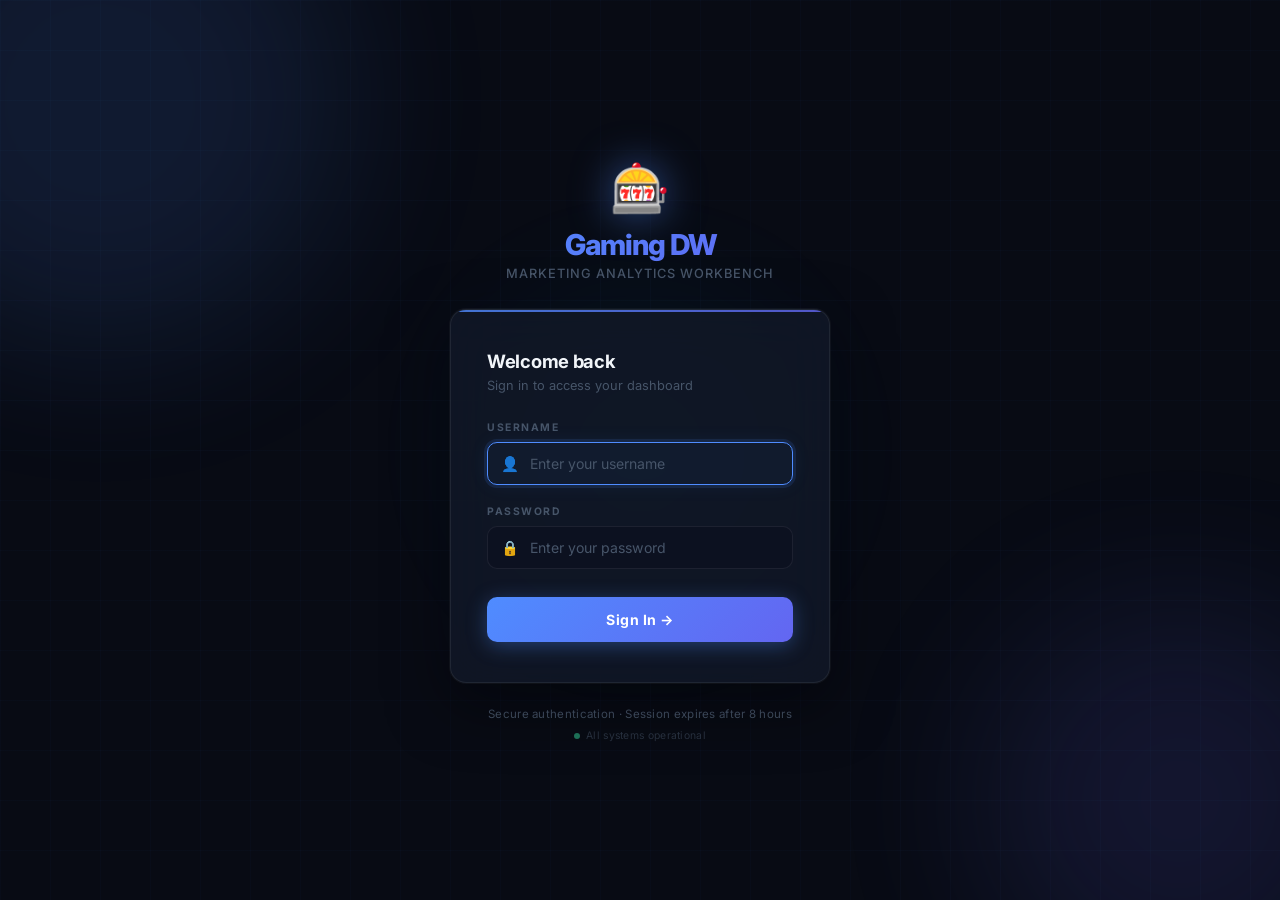
<file: src/GamingDW.WebApp/wwwroot/login.html>
<!DOCTYPE html>
<html lang="en">

<head>
    <meta charset="UTF-8">
    <meta name="viewport" content="width=device-width, initial-scale=1.0">
    <title>Gaming DW — Sign In</title>
    <meta name="description" content="Sign in to the Gaming DW Marketing Analytics Workbench">
    <link rel="preconnect" href="https://fonts.googleapis.com">
    <link rel="preconnect" href="https://fonts.gstatic.com" crossorigin>
    <link href="https://fonts.googleapis.com/css2?family=Inter:wght@300;400;500;600;700;800&display=swap" rel="stylesheet">
    <style>
        :root {
            --bg-primary: #080b14;
            --bg-card: #111827;
            --bg-secondary: #0d1121;
            --border: rgba(255, 255, 255, 0.07);
            --border-accent: rgba(255, 255, 255, 0.14);
            --text-primary: #f1f5f9;
            --text-secondary: #94a3b8;
            --text-muted: #475569;
            --accent-blue: #4f8cff;
            --accent-blue-bright: #60a5fa;
            --accent-blue-dim: rgba(79, 140, 255, 0.12);
            --accent-red: #f87171;
            --gradient-blue: linear-gradient(135deg, #4f8cff 0%, #6366f1 100%);
            --radius: 16px;
            --font: 'Inter', -apple-system, BlinkMacSystemFont, 'Segoe UI', sans-serif;
        }

        *, *::before, *::after {
            box-sizing: border-box;
            margin: 0;
            padding: 0;
        }

        body {
            font-family: var(--font);
            background: var(--bg-primary);
            color: var(--text-primary);
            min-height: 100vh;
            display: flex;
            align-items: center;
            justify-content: center;
            -webkit-font-smoothing: antialiased;
            overflow: hidden;
        }

        /* Animated background */
        .bg-effects {
            position: fixed;
            inset: 0;
            pointer-events: none;
            overflow: hidden;
        }

        .bg-orb {
            position: absolute;
            border-radius: 50%;
            filter: blur(80px);
            opacity: 0.12;
            animation: orbFloat 8s ease-in-out infinite;
        }

        .bg-orb-1 {
            width: 500px;
            height: 500px;
            background: #4f8cff;
            top: -150px;
            left: -150px;
            animation-delay: 0s;
        }

        .bg-orb-2 {
            width: 400px;
            height: 400px;
            background: #6366f1;
            bottom: -100px;
            right: -100px;
            animation-delay: -3s;
        }

        .bg-orb-3 {
            width: 300px;
            height: 300px;
            background: #22d3ee;
            top: 50%;
            left: 50%;
            transform: translate(-50%, -50%);
            animation-delay: -6s;
            opacity: 0.06;
        }

        .bg-grid {
            position: fixed;
            inset: 0;
            background-image:
                linear-gradient(rgba(79, 140, 255, 0.025) 1px, transparent 1px),
                linear-gradient(90deg, rgba(79, 140, 255, 0.025) 1px, transparent 1px);
            background-size: 50px 50px;
        }

        @keyframes orbFloat {
            0%, 100% { transform: translate(0, 0) scale(1); }
            33% { transform: translate(20px, -20px) scale(1.05); }
            66% { transform: translate(-10px, 15px) scale(0.97); }
        }

        /* Login wrapper */
        .login-wrapper {
            width: 100%;
            max-width: 420px;
            padding: 20px;
            position: relative;
            z-index: 10;
            animation: slideUp 0.5s cubic-bezier(0.34, 1.56, 0.64, 1);
        }

        @keyframes slideUp {
            from { opacity: 0; transform: translateY(24px) scale(0.97); }
            to { opacity: 1; transform: translateY(0) scale(1); }
        }

        /* Brand strip above card */
        .brand-strip {
            text-align: center;
            margin-bottom: 28px;
        }

        .brand-icon {
            font-size: 3rem;
            display: inline-block;
            margin-bottom: 10px;
            filter: drop-shadow(0 0 20px rgba(79, 140, 255, 0.5));
            animation: iconFloat 3s ease-in-out infinite;
        }

        @keyframes iconFloat {
            0%, 100% { transform: translateY(0); }
            50% { transform: translateY(-6px); }
        }

        .brand-name {
            font-size: 1.8rem;
            font-weight: 800;
            background: var(--gradient-blue);
            -webkit-background-clip: text;
            -webkit-text-fill-color: transparent;
            background-clip: text;
            letter-spacing: -1px;
            display: block;
        }

        .brand-sub {
            color: var(--text-muted);
            font-size: 0.8rem;
            font-weight: 500;
            letter-spacing: 1px;
            text-transform: uppercase;
            margin-top: 4px;
        }

        /* Card */
        .login-card {
            background: rgba(17, 24, 39, 0.85);
            border: 1px solid var(--border);
            border-radius: var(--radius);
            padding: 40px 36px;
            backdrop-filter: blur(24px);
            -webkit-backdrop-filter: blur(24px);
            box-shadow:
                0 0 0 1px rgba(255, 255, 255, 0.04),
                0 20px 60px rgba(0, 0, 0, 0.5),
                0 0 80px rgba(79, 140, 255, 0.04);
            position: relative;
            overflow: hidden;
        }

        .login-card::before {
            content: '';
            position: absolute;
            top: 0; left: 0; right: 0;
            height: 2px;
            background: var(--gradient-blue);
            opacity: 0.8;
        }

        .card-title {
            font-size: 1.15rem;
            font-weight: 700;
            color: var(--text-primary);
            margin-bottom: 6px;
            letter-spacing: -0.3px;
        }

        .card-subtitle {
            font-size: 0.8rem;
            color: var(--text-muted);
            margin-bottom: 28px;
        }

        /* Form */
        .form-group {
            margin-bottom: 20px;
        }

        .form-group label {
            display: block;
            font-size: 0.65rem;
            font-weight: 700;
            text-transform: uppercase;
            letter-spacing: 1.5px;
            color: var(--text-muted);
            margin-bottom: 8px;
        }

        .input-wrapper {
            position: relative;
        }

        .input-icon {
            position: absolute;
            left: 14px;
            top: 50%;
            transform: translateY(-50%);
            color: var(--text-muted);
            font-size: 0.9rem;
            pointer-events: none;
            transition: color 0.2s;
        }

        .form-group input {
            width: 100%;
            padding: 12px 16px 12px 42px;
            background: rgba(13, 17, 33, 0.8);
            border: 1px solid var(--border);
            border-radius: 10px;
            color: var(--text-primary);
            font-family: var(--font);
            font-size: 0.88rem;
            outline: none;
            transition: border-color 0.2s, box-shadow 0.2s, background 0.2s;
        }

        .form-group input:focus {
            border-color: var(--accent-blue);
            background: rgba(79, 140, 255, 0.04);
            box-shadow: 0 0 0 3px var(--accent-blue-dim), 0 0 20px rgba(79, 140, 255, 0.08);
        }

        .form-group input:focus ~ .input-icon,
        .input-wrapper:focus-within .input-icon {
            color: var(--accent-blue);
        }

        .form-group input::placeholder {
            color: var(--text-muted);
        }

        /* submit button */
        .btn-login {
            width: 100%;
            padding: 14px;
            background: var(--gradient-blue);
            border: none;
            border-radius: 10px;
            color: white;
            font-family: var(--font);
            font-size: 0.88rem;
            font-weight: 700;
            cursor: pointer;
            transition: all 0.2s cubic-bezier(0.4, 0, 0.2, 1);
            letter-spacing: 0.5px;
            position: relative;
            overflow: hidden;
            box-shadow: 0 4px 20px rgba(79, 140, 255, 0.35);
            margin-top: 8px;
        }

        .btn-login::before {
            content: '';
            position: absolute;
            inset: 0;
            background: linear-gradient(135deg, rgba(255,255,255,0.1) 0%, transparent 100%);
            opacity: 0;
            transition: opacity 0.2s;
        }

        .btn-login:hover {
            transform: translateY(-2px);
            box-shadow: 0 8px 30px rgba(79, 140, 255, 0.5);
        }

        .btn-login:hover::before {
            opacity: 1;
        }

        .btn-login:active {
            transform: translateY(0);
            box-shadow: 0 4px 16px rgba(79, 140, 255, 0.3);
        }

        .btn-login:disabled {
            opacity: 0.7;
            cursor: not-allowed;
            transform: none;
        }

        /* Loading spinner inside button */
        .btn-login.loading .btn-text { opacity: 0; }
        .btn-login.loading::after {
            content: '';
            position: absolute;
            width: 18px; height: 18px;
            border: 2px solid rgba(255,255,255,0.3);
            border-top-color: white;
            border-radius: 50%;
            animation: spin 0.6s linear infinite;
            top: 50%; left: 50%;
            transform: translate(-50%, -50%);
        }

        @keyframes spin {
            to { transform: translate(-50%, -50%) rotate(360deg); }
        }

        /* Error */
        .error-msg {
            background: rgba(248, 113, 113, 0.08);
            border: 1px solid rgba(248, 113, 113, 0.25);
            color: var(--accent-red);
            padding: 12px 16px;
            border-radius: 10px;
            font-size: 0.8rem;
            margin-bottom: 20px;
            display: none;
            align-items: center;
            gap: 8px;
        }

        .error-msg.visible {
            display: flex;
            animation: shake 0.4s ease;
        }

        .error-icon { font-size: 1rem; flex-shrink: 0; }

        @keyframes shake {
            0%, 100% { transform: translateX(0); }
            20% { transform: translateX(-6px); }
            40% { transform: translateX(6px); }
            60% { transform: translateX(-4px); }
            80% { transform: translateX(4px); }
        }

        /* Footer note */
        .login-footer {
            text-align: center;
            margin-top: 24px;
            color: var(--text-muted);
            font-size: 0.72rem;
            letter-spacing: 0.3px;
        }

        .version-tag {
            display: inline-flex;
            align-items: center;
            gap: 6px;
            color: var(--text-muted);
            font-size: 0.65rem;
            margin-top: 8px;
            opacity: 0.5;
        }

        .status-dot {
            width: 6px;
            height: 6px;
            border-radius: 50%;
            background: #34d399;
            animation: pulse 2s ease infinite;
        }

        @keyframes pulse {
            0%, 100% { box-shadow: 0 0 0 0 rgba(52, 211, 153, 0.5); }
            50% { box-shadow: 0 0 0 5px rgba(52, 211, 153, 0); }
        }
    </style>
</head>

<body>
    <div class="bg-effects">
        <div class="bg-orb bg-orb-1"></div>
        <div class="bg-orb bg-orb-2"></div>
        <div class="bg-orb bg-orb-3"></div>
        <div class="bg-grid"></div>
    </div>

    <div class="login-wrapper">
        <div class="brand-strip">
            <span class="brand-icon">🎰</span>
            <span class="brand-name">Gaming DW</span>
            <p class="brand-sub">Marketing Analytics Workbench</p>
        </div>

        <div class="login-card">
            <h1 class="card-title">Welcome back</h1>
            <p class="card-subtitle">Sign in to access your dashboard</p>

            <div class="error-msg" id="error-msg" role="alert">
                <span class="error-icon">⚠</span>
                <span id="error-text">Invalid username or password</span>
            </div>

            <form id="login-form" novalidate>
                <div class="form-group">
                    <label for="username">Username</label>
                    <div class="input-wrapper">
                        <input type="text" id="username" name="username"
                            placeholder="Enter your username"
                            required autocomplete="username" autofocus>
                        <span class="input-icon">👤</span>
                    </div>
                </div>
                <div class="form-group">
                    <label for="password">Password</label>
                    <div class="input-wrapper">
                        <input type="password" id="password" name="password"
                            placeholder="Enter your password"
                            required autocomplete="current-password">
                        <span class="input-icon">🔒</span>
                    </div>
                </div>
                <button type="submit" class="btn-login" id="btn-login">
                    <span class="btn-text">Sign In →</span>
                </button>
            </form>
        </div>

        <div class="login-footer">
            <div>Secure authentication · Session expires after 8 hours</div>
            <div class="version-tag">
                <span class="status-dot"></span>
                All systems operational
            </div>
        </div>
    </div>

    <script>
        const form = document.getElementById('login-form');
        const errEl = document.getElementById('error-msg');
        const errText = document.getElementById('error-text');
        const btn = document.getElementById('btn-login');

        function showError(msg) {
            errText.textContent = msg;
            errEl.classList.add('visible');
        }

        function hideError() {
            errEl.classList.remove('visible');
        }

        function setLoading(loading) {
            btn.disabled = loading;
            btn.classList.toggle('loading', loading);
        }

        form.addEventListener('submit', async (e) => {
            e.preventDefault();
            hideError();

            const username = document.getElementById('username').value.trim();
            const password = document.getElementById('password').value;

            if (!username || !password) {
                showError('Please enter both username and password');
                return;
            }

            setLoading(true);

            try {
                const res = await fetch('/api/auth/login', {
                    method: 'POST',
                    headers: { 'Content-Type': 'application/json' },
                    body: JSON.stringify({ username, password })
                });

                if (res.ok) {
                    window.location.href = '/';
                } else {
                    let msg = 'Invalid credentials';
                    try {
                        const data = await res.json();
                        msg = data.error || msg;
                    } catch { }
                    showError(msg);
                    setLoading(false);
                }
            } catch {
                showError('Connection error — please try again');
                setLoading(false);
            }
        });

        // Clear error on input
        document.getElementById('username').addEventListener('input', hideError);
        document.getElementById('password').addEventListener('input', hideError);
    </script>
</body>

</html>
</file>
